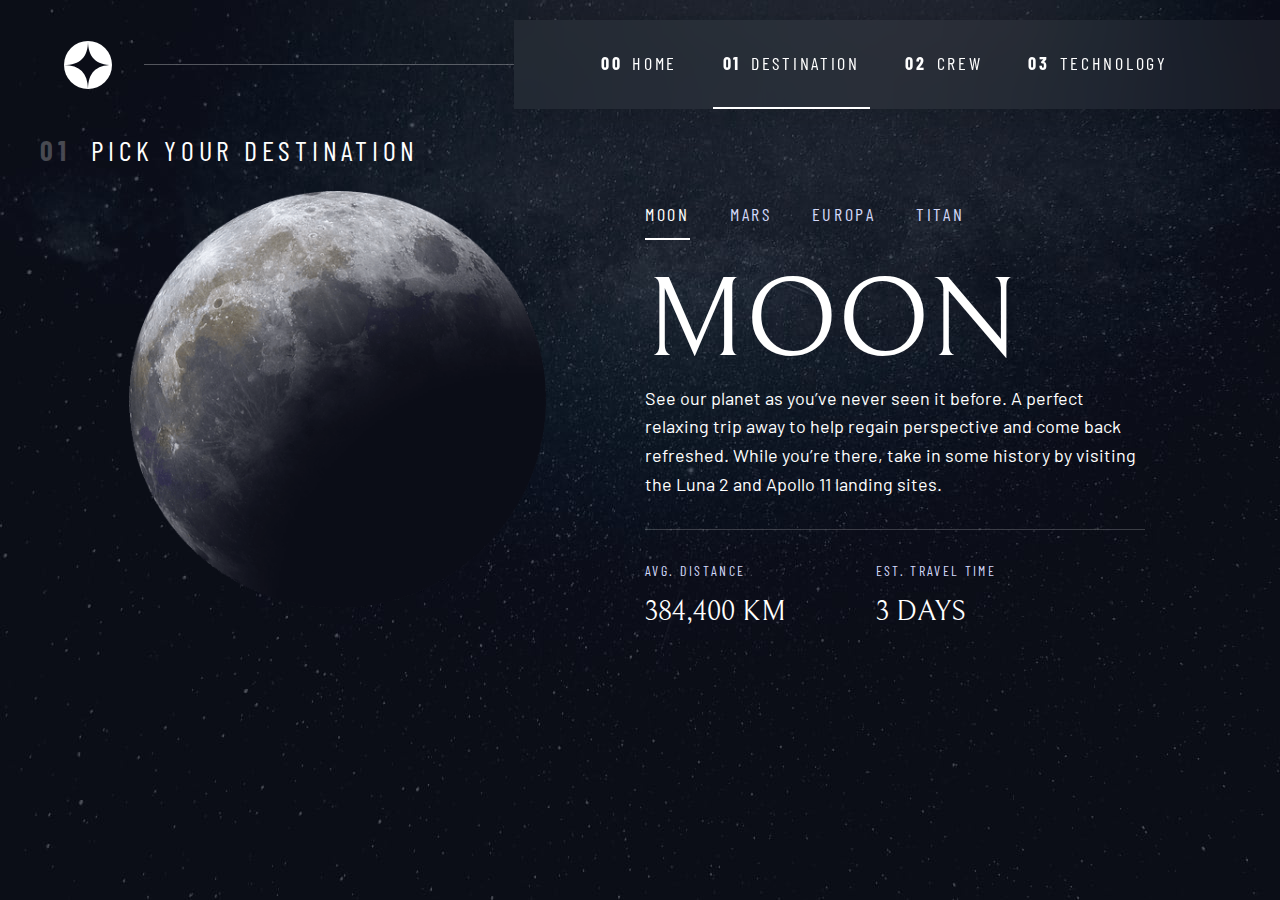
<file: keybord-navigation/destination.html>
<!DOCTYPE html>
<html lang="en">
<head>
  <meta charset="UTF-8">
  <meta name="viewport" content="width=device-width, initial-scale=1.0">
  <link rel="icon" type="image/png" sizes="32x32" href="./assets/favicon-32x32.png">
  <link rel="stylesheet" href="styles.css">
  <title>Space tourism website</title>
  <!-- <script src="script.js" defer></script> -->
  <script src="tabs.js" defer></script>
</head>

<body class="destination-body">
  <a class="skip-to-content" href="#main">Skip to content</a>

  <header class="header flex">
    <div class="header__logo-wrapper">
      <img class="header__logo" src="./assets/shared/logo.svg" alt="space tourism logo">
    </div>
    <button class="burger-btn" aria-controls="primary-navigation"><span class="sr-only" aria-expanded="false">Menu</span></button>
    <nav class="header__nav">
      <ul id="primary-navigation" class="primary-navigation underline flex">
        <li><a class="ff-bar-con txt-white let-spacing-2 uppercase" href="index.html"><span aria-hidden="true">00</span>Home</a></li>
        <li class="active"><a class="ff-bar-con txt-white let-spacing-2 uppercase" href="destination.html"><span aria-hidden="true">01</span>Destination</a></li>
        <li><a class="ff-bar-con txt-white let-spacing-2 uppercase" href="crew.html"><span aria-hidden="true">02</span>Crew</a></li>
        <li><a class="ff-bar-con txt-white let-spacing-2 uppercase" href="technology.html"><span aria-hidden="true">03</span>Technology</a></li>
      </ul>
    </nav>
  </header>
  
  <main id="main" class="destination grid-container grid-container--destination flow" style="--flow-space: 2rem; --container-gap: 1rem">
    <h2 class="sect-title" style="font-size: var(--fs-sect-title);"><span aria-hidden="true">01</span> Pick your destination</h2>

    <div class="img" role="tabimg" id="moon-img">
      <img src="./assets/destination/image-moon.png" alt="moon">
    </div>
    <div hidden class="img" role="tabimg" id="mars-img">
      <img src="./assets/destination/image-mars.png" alt="mars">
    </div>
    <div hidden class="img" role="tabimg" id="europa-img">
      <img src="./assets/destination/image-europa.png" alt="europa">
    </div>
    <div hidden class="img" role="tabimg" id="titan-img">
      <img src="./assets/destination/image-titan.png" alt="titan">
    </div>

    <div class="tab-list underline flex" role="tablist" style="justify-content:center; --gap: 4rem; align-self: start">
      <button aria-selected="true" role="tab" aria-controls="moon-tab" class="ff-bar-con txt-light let-spacing-2 uppercase" tabindex="0" data-img="moon-img">Moon</button>
      <button aria-selected="false" role="tab" aria-controls="mars-tab" class="ff-bar-con txt-light let-spacing-2 uppercase" tabindex="-1" data-img="mars-img">Mars</button>
      <button aria-selected="false" role="tab" aria-controls="europa-tab" class="ff-bar-con txt-light let-spacing-2 uppercase" tabindex="-1" data-img="europa-img">Europa</button>
      <button aria-selected="false" role="tab" aria-controls="titan-tab" class="ff-bar-con txt-light let-spacing-2 uppercase" tabindex="-1" data-img="titan-img">Titan</button>
    </div>

    <article class="destination__article" id="moon-tab" tabindex="0" role="tabpanel" style="align-self: start">
      <p class="fs-150 ff-bel uppercase">Moon</p>
      <p class="line-hei1">See our planet as you’ve never seen it before. A perfect relaxing trip away to help regain perspective and come back refreshed. While you’re there, take in some history by visiting the Luna 2 and Apollo 11 landing sites.</p>
      <div class="destination__data flex">
        <div class="destination__wrapper">
          <p class="fs-14 ff-bar-con uppercase let-spacing-3 txt-light" style="margin: 0 auto 1rem;">Avg. Distance</p>
          <p class="fs-28 ff-bel uppercase">384,400 km</p>  
        </div>
        <div class="destination__wrapper">
          <p class="fs-14 ff-bar-con uppercase let-spacing-3 txt-light" style="margin: 0 auto 1rem;">Est. travel time</p>
          <p class="fs-28 ff-bel uppercase">3 days</p> 
        </div>
      </div>  
    </article>

    <article hidden class="destination__article" id="mars-tab" tabindex="0" role="tabpanel" style="align-self: start">
      <p class="fs-150 ff-bel uppercase">Mars</p>
      <p class="line-hei1">Don’t forget to pack your hiking boots. You’ll need them to tackle Olympus Mons, the tallest planetary mountain in our solar system. It’s two and a half times the size of Everest!</p>
      <div class="destination__data flex">
        <div class="destination__wrapper">
          <p class="fs-14 ff-bar-con uppercase let-spacing-3 txt-light" style="margin: 0 auto 1rem;">Avg. Distance</p>
          <p class="fs-28 ff-bel uppercase">225 mil. km</p>  
        </div>
        <div class="destination__wrapper">
          <p class="fs-14 ff-bar-con uppercase let-spacing-3 txt-light" style="margin: 0 auto 1rem;">Est. travel time</p>
          <p class="fs-28 ff-bel uppercase">9 months</p>
        </div>
      </div>  
    </article>

    <article hidden class="destination__article" id="europa-tab" tabindex="0" role="tabpanel" style="align-self: start">
      <p class="fs-150 ff-bel uppercase">Europa</p>
      <p class="line-hei1">The smallest of the four Galilean moons orbiting Jupiter, Europa is a winter lover’s dream. With an icy surface, it’s perfect for a bit of ice skating, curling, hockey, or simple relaxation in your snug wintery cabin.</p>
      <div class="destination__data flex">
        <div class="destination__wrapper">
          <p class="fs-14 ff-bar-con uppercase let-spacing-3 txt-light" style="margin: 0 auto 1rem;">Avg. Distance</p>
          <p class="fs-28 ff-bel uppercase">628 mil. km</p>  
        </div>
        <div class="destination__wrapper">
          <p class="fs-14 ff-bar-con uppercase let-spacing-3 txt-light" style="margin: 0 auto 1rem;">Est. travel time</p>
          <p class="fs-28 ff-bel uppercase">3 years</p>
        </div>
      </div>  
    </article>

    <article hidden class="destination__article" id="titan-tab" tabindex="0" role="tabpanel" style="align-self: start">
      <p class="fs-150 ff-bel uppercase">Titan</p>
      <p class="line-hei1">The only moon known to have a dense atmosphere other than Earth, Titan is a home away from home (just a few hundred degrees colder!). As a bonus, you get striking views of the Rings of Saturn.</p>
      <div class="destination__data flex">
        <div class="destination__wrapper">
          <p class="fs-14 ff-bar-con uppercase let-spacing-3 txt-light" style="margin: 0 auto 1rem;">Avg. Distance</p>
          <p class="fs-28 ff-bel uppercase">1.6 bil. km</p>  
        </div>
        <div class="destination__wrapper">
          <p class="fs-14 ff-bar-con uppercase let-spacing-3 txt-light" style="margin: 0 auto 1rem;">Est. travel time</p>
          <p class="fs-28 ff-bel uppercase">7 years</p>
        </div>
      </div>  
    </article>

  </main>
<body>
</html>
</file>
<file: keybord-navigation/styles.css>
@import url('https://fonts.googleapis.com/css2?family=Barlow+Condensed:ital,wght@0,400;0,700;1,400&family=Barlow:ital,wght@0,400;0,700;1,400&family=Bellefair&display=swap');
/* ========================
      custom properties
======================== */
:root {
   --clr-dark: 230 35% 7%;
   --clr-light: 231 77% 90%;
   --clr-white: 0 0% 100%;

   /* font-families */
   --ff-bel: "Bellefair", serif;
   --ff-bar-con: "Barlow Condensed", sans-serif;
   --ff-bar: "Barlow", sans-serif;

   /* font-sizes */
   font-size: .625rem;
   --fs-10: 1rem;
   --fs-14: 1.4rem;
   --fs-16: 1.6rem;
   --fs-18: 1.5rem;
   --fs-28: 2.8rem;
   --fs-32: 1.6rem;
   --fs-56: 2.4rem;
   --fs-100: 5.6rem;
   --fs-150: clamp(8rem, 8vw + 1rem, 15rem);
   --fs-sect-title: 1.8rem;
}

@media (min-width: 560px) {
  :root {
    --fs-100: 8rem;
    --fs-56: 4rem;
    --fs-32: 2.4rem;
    --fs-28: 2.8rem;
    --fs-sect-title: 2.8rem;
  }
}

@media (min-width: 820px) {
  :root {
    --fs-100: 10rem;
    --fs-56: 5.6rem;
    --fs-32: 3.2rem;
    --fs-28: 2.8rem;
    --fs-16: 1.8rem;
  }
}

h1,
h2,
h3,
h4,
h5,
h6,
p {
    font-weight: 400;
}

/* =============================
      css reset settings
============================== */
*,
*::before,
*::after {
  box-sizing: border-box;
}
body,
h1,
h2,
h3,
h4,
p,
figure,
blockquote,
dl,
dd {
  margin: 0;
}
ul[role='list'],
ol[role='list'] {
  list-style: none;
}
html:focus-within {
  scroll-behavior: smooth;
}
body {
  min-height: 100vh;
  text-rendering: optimizeSpeed;
  line-height: 1.5;
  overflow-x: hidden;

  font-family: var(--ff-bar);
  font-size: 1.8rem;
  background-color: hsl( var(--clr-dark) );
  color: hsl( var(--clr-white) );

  display: grid;
  grid-template-rows: min-content 1fr;

  background-size: cover;
  background-position: bottom center;
}
a:not([class]) {
  text-decoration-skip-ink: auto;
}
img,
picture {
  max-width: 100%;
  display: block;
}
input,
button,
textarea,
select {
  font: inherit;
}
@media (prefers-reduced-motion: reduce) {
  html:focus-within {
   scroll-behavior: auto;
  }
  
  *,
  *::before,
  *::after {
    animation-duration: 0.01ms !important;
    animation-iteration-count: 1 !important;
    transition-duration: 0.01ms !important;
    scroll-behavior: auto !important;
  }
}

/* =============================
      utility classes
============================== */
.flex {
  display: flex;
  gap: var(--gap, 1.6rem);
}
.grid {
  display: grid;
  gap: var(--gap, 1.6rem);
}
.container {
  padding: 0 2em;
  max-width: 200rem;
  margin: 0 auto;
}

/* grid-container settings */
.grid-container {
  padding: 0 2em;
  display: grid;
  text-align: center;
  place-items: center;
}
.grid-container * {
  max-width: 50ch;
}
@media (min-width: 820px) {
  .grid-container {
    padding: 0;
    text-align: left;
    column-gap: var(--container-gap, 4rem);
    grid-template-columns: minmax(3rem, 1fr) repeat(2, minmax(0, 60rem)) minmax(3rem, 1fr);
  }
  .grid-container > *:first-child {
    grid-column: 2;
  }
  .grid-container > *:last-child {
    grid-column: 3;
  }
}

.flow > *:not(:first-child) {
  margin-top: var(--flow-space, 1rem);
}

.sr-only {
   position: absolute;
   width: 1px;
   height: 1px;
   padding: 0;
   margin: -1px;
   overflow: hidden;
   clip: rect(0, 0, 0, 0);
   white-space: nowrap; /* added line */
   border: 0;
 }
 .skip-to-content {
  position: absolute;
  left: 20%;
  z-index: 999;
  background: hsl( var(--clr-white) );
  color: hsl( var(--clr-dark) );
  padding: .5em 1em;
  margin-inline: auto;
  transform: translateY(-100%);
  transition: transform 250ms ease-in;
}
.skip-to-content:focus {
  transform: translateY(0);
}

 /* colors */

.bg-dark { background-color: hsl( var(--clr-dark) );}
.bg-light { background-color: hsl( var(--clr-light) );}
.bg-white { background-color: hsl( var(--clr-white) );}

.txt-dark { color: hsl( var(--clr-dark) );}
.txt-light { color: hsl( var(--clr-light) );}
.txt-white { color: hsl( var(--clr-white) );}

.bg-opacity20 { background-color: hsl( var(--clr-light) / .2 );}

/* typography */

.ff-bel { font-family: var(--ff-bel); } 
.ff-bar-con { font-family: var(--ff-bar-con); } 
.ff-bar { font-family: var(--ff-bar); } 

.let-spacing-1 { letter-spacing: 4.75px; } 
.let-spacing-2 { letter-spacing: 2.7px; } 
.let-spacing-3 { letter-spacing: 2.35px; } 

.uppercase { text-transform: uppercase; }

.fs-10 { font-size: var(--fs-10); }
.fs-14 { font-size: var(--fs-14); }
.fs-16 { font-size: var(--fs-16); }
.fs-18 { font-size: var(--fs-18); }
.fs-28 { font-size: var(--fs-28); }
.fs-32 { font-size: var(--fs-32); }
.fs-56 { font-size: var(--fs-56); }
.fs-100 { font-size: var(--fs-100); }
.fs-150 { font-size: var(--fs-150); }

.fs-32,
.fs-56,
.fs-100,
.fs-150 {
   line-height: 1.1;
}

.fw-b {
   font-weight: 700;
}

.line-hei1 {
  line-height: 1.6;
}
.line-hei2 {
  line-height: 1.4;
}
.sect-title {
  font-size: 2.8rem;
  font-family: var(--ff-bar-con);
  text-transform: uppercase;
  letter-spacing: 4.75px;
}
.sect-title > span {
  color: hsl( var(--clr-white) / .25 );
  font-weight: 700;
  margin-right: 1rem;
}

/* =====================
      components
===================== */

/* large-button */
.large-button {
  font-size: 3rem;
  display: inline-grid;
  place-items: center;
  padding: 0 2em;
  aspect-ratio: 1;
  text-decoration: none;
  border-radius: 50%;
  position: relative;
  z-index: 1;
  outline: none;
}
.large-button::after {
  content: '';
  background: hsl( var(--clr-white) / .15 );
  position: absolute;
  z-index: -1;
  width: 100%;
  height: 100%;
  border-radius: 50%;
  opacity: 0;
  transition: opacity 500ms linear, transform 750ms ease-in-out;
}
.large-button:hover::after,
.large-button:focus::after {
  opacity: 1;
  transform: scale(1.5);
}
/* end of large-button */

.tab-list > button {
  background: none;
}

.primary-navigation {
  --gap: 2vw;
  list-style: none;
  padding: 0 8vw 0 6vw;
  margin: 0;
  --underline-gap: 3rem;
  background: hsl( var(--clr-dark) / .95 );
  box-shadow: 0 4px 30px rgba(0, 0, 0, 0.1);
  backdrop-filter: blur(2rem);
  -webkit-backdrop-filter: blur(2rem);
}
@supports (backdrop-filter: blur(1rem)) {
  .primary-navigation {
      background: hsl( var(--clr-white) / .05);
      backdrop-filter: blur(2rem);
      -webkit-backdrop-filter: blur(2rem);
  }
}

.primary-navigation a {
  text-decoration: none;
  padding: 0 1rem;
}
.primary-navigation span {
  font-weight: 700;
  margin-right: 1rem;
}

.underline > * {
  padding: var(--underline-gap, 1rem) 0;
  border: 0;
  border-bottom: .2rem solid hsl( var(--clr-light) / 0 );
  cursor: pointer;
}
.underline > *:hover,
.underline > *:focus {
  border-color: hsl( var(--clr-white) / .5 );
}
.underline > .active,
.underline > [aria-selected="true"] {
  color: hsl( var(--clr-white) );
  border-color: hsl( var(--clr-white) );
}

.header {
  margin: 2rem 0 0;
  width: 100%;
  align-items: center;
  justify-content: space-between;
  position: relative;
}
.header__logo {
  margin: 2rem clamp(3.5rem, 5vw, 6.5rem);
}
@media (min-width: 820px) {
    
  .header::after {
    content: '';
    display: block;
    position: relative;
    height: 1px;
    width: 100%;
    margin-right: -5rem;
    background: hsl( var(--clr-white) / .3);
    order: 1;
  }
  nav {
    order: 2;
  }
}

.burger-btn {
  display: none;
}

@media (max-width: 560px) {
  .primary-navigation {
    list-style: none;
    padding: min(30rem, 15vh) 4rem;
    margin: 0;
    flex-direction: column;
    position: fixed;
    inset: 0 0 0 30%;
    z-index: 100;
    --underline-gap: 1.5rem;
    transform: translateX(100%);
    transition: transform 500ms ease-in-out;
  }
  .primary-navigation[data-visible="true"] {
    transform: translateX(0);
  }

  .primary-navigation.underline > * {
    border: 0;
  }

  .burger-btn {
    display: block;
    position: absolute;
    z-index: 200;
    right: 3rem;
    top: 3rem;
    background: transparent;
    border: 0;
    background-image: url(./assets/shared/icon-hamburger.svg);
    width: 4rem;
    aspect-ratio: 1;
    background-repeat: no-repeat;
  }
  .burger-btn[aria-expanded="true"] {
    background-image: url(./assets/shared/icon-close.svg);
  }
  .burger-btn:focus-visible {
    outline: 5px solid white;
    outline-offset: 5px;
  }
}

@media (min-width: 560px) and (max-width: 820px) {
  .primary-navigation {
    padding-inline: 4vw;
  }
  .primary-navigation a > span {
    display: none;
  }
  .header {
    margin-bottom: 2rem;
    margin-top: 0;
  }
}

/* slider buttons */
.dot-indicators > * {
  border-radius: 50%;
  aspect-ratio: 1;
  border: 0;
  background-color: hsl( var(--clr-white) / .2 );
  cursor: pointer;
}
.dot-indicators > *:hover,
.dot-indicators > *:focus {
  background-color: hsl( var(--clr-white) / .5 );
}
.dot-indicators > [aria-selected="true"] {
  background-color: hsl( var(--clr-white) );
}

.nmbr-mod > * {
  padding: 0 .8em;
  display: block;
  background: hsl( var(--clr-dark) );
  border: 1px solid hsl( var(--clr-white) / .3 );
}
.nmbr-mod > *:hover,
.nmbr-mod > *:focus {
  border: 1px solid hsl( var(--clr-white) / .9 );
  background: hsl( var(--clr-dark) );
}
.nmbr-mod > [aria-selected="true"] {
  color: hsl( var(--clr-dark) );
  background: hsl( var(--clr-white) );
}

/* =====================
    pages specific
===================== */

/* home page */
.space {
  margin-bottom: 7rem;
  align-items: end;
}
.home {
  background-image: url(./assets/home/background-home-mobile.jpg);
  background-size: cover;
  background-position: top right;
}
@media (min-width: 560px) {
  .home {
    background-image: url(./assets/home/background-home-tablet.jpg);
  }
}
@media (min-width: 820px) {
  .home {
    background-image: url(./assets/home/background-home-desktop.jpg);
  }
}

/* destination page */

.destination-body {
  background-image: url(./assets/destination/background-destination-mobile.jpg);
  background-size: cover;
  background-position: top left;
}
.destination {
  margin-bottom: 7rem;
  align-items: end;
}
.grid-container--destination {
  grid-template-areas: 
  'title'
  'img'
  'tabs'
  'article';
}
.grid-container--destination > .sect-title {
  width: 100%;
  grid-area: title;
}
.grid-container--destination > .img {
  width: 60%;
  grid-area: img;
}
.grid-container--destination > .tab-list {
  grid-area: tabs;
}
.grid-container--destination > .destination__article {
  grid-area: article;
}

.destination__article > .line-hei1 {
  padding-bottom: 3rem;
  margin-bottom: 3rem;
  border-bottom: 1px solid hsl( var(--clr-white) / .2);
}
.destination__data {
  flex-direction: column;
  --gap: 3rem;
}

/* crew page */

.crew-body {
  background-image: url(./assets/crew/background-crew-mobile.jpg);
}
@media (min-width: 35rem) {
  .crew-body {
      background-position: center center;
      background-image: url(./assets/crew/background-crew-tablet.jpg);
  }
}
@media (min-width: 45rem) {
  .crew-body {
      background-image: url(./assets/crew/background-crew-desktop.jpg);
  }
} 

.grid-container--crew {
  --flow-space: 2rem;
  grid-template-areas: 
      'title'
      'img'
      'tabs'
      'article';
  margin-bottom: 4rem;
}
.grid-container--crew > .img {
  grid-area: img;
  max-width: 60%;
  border-bottom: 1px solid hsl( var(--clr-white) / .2);
}
.grid-container--crew > .dot-indicators {
  grid-area: tabs;
}
.grid-container--crew > .crew__article {
  grid-area: article;

}

/* technology page */

.technology-body {
  background-image: url(./assets/technology/background-technology-mobile.jpg);
}
@media (min-width: 35rem) {
  .technology-body {
      background-position: center center;
      background-image: url(./assets/technology/background-technology-tablet.jpg);
  }
}
@media (min-width: 45rem) {
  .technology-body {
      background-image: url(./assets/technology/background-technology-desktop.jpg);
  }
} 

.grid-container--technology {
  display: grid;
  --flow-space: 2rem;
  grid-template-areas: 
      'title'
      'img'
      'tabs'
      'article';
  margin-bottom: 4rem;
  justify-items: center;
  text-align: center;
}
.grid-container--technology > .img {
  grid-area: img;
  width: 100vw;
}
.grid-container--technology > .sect-title {
  grid-area: title;
}
.grid-container--technology > .dot-indicators {
  grid-area: tabs;
}
.grid-container--technology > .technology__article {
  grid-area: article;
  margin-top: 3rem;
  display: flex;
  flex-direction: column;
  align-items: flex-start;
}
@media(max-width: 820px) {
  .technology__article * {
    margin: 0 auto;
  }
}
.technology__article > * {
  max-width: 50ch;
}
.img--tech-big {
  height: 330px;
}
.img--tech-big img {
  height: 100%;
  object-fit: cover;
  object-position: bottom center;
}
.img--tech-capsule img {
  object-position: center center;
}

.img > img {
  width: 100%;
}

/*_______ layout media queries ________*/

@media (min-width: 560px) {
  /* destination page queries */
  .destination-body {
    background-image: url(./assets/destination/background-destination-tablet.jpg);
  }
  .destination > .sect-title,
  .crew > .sect-title {
    text-align: left;
    justify-self: left;
  }
  .destination__data {
    flex-direction: row;
    justify-content: space-evenly;
  }

  /* crew page queries */
  .grid-container--crew {
    --flow-space: 3rem;
    grid-template-areas: 
        'title'
        'article'
        'tabs'
        'img';
    margin-bottom: 0;
  }
}

@media (min-width: 820px) {
  /* destination page queries */
  .destination-body {
    background-image: url(./assets/destination/background-destination-desktop.jpg);
  }
  .destination__content {
    text-align: left;
    align-items: flex-start;
  }
  .destination__data {
    justify-content: flex-start;
    --gap: 7vw;
  }
  .grid-container--destination {
    margin-top: 2rem;
    grid-template-areas: 
        '. title title .'
        '. img tabs .'
        '. img article .';
    justify-items: start;
    align-content: start;
  }
  .grid-container--destination > .img {
    width: 70%;
    align-self: start;
    justify-self: center;
  }

  /* crew page queries */

  .grid-container--crew {
    align-content: start;
    grid-template-columns: minmax(3rem, 1fr) minmax(0, 70rem) minmax(0, 50rem) minmax(1rem, 3fr);
    justify-items: start;
    grid-template-areas: 
        '. title title .'
        '. article img .'
        '. tabs img .';
  }
  .grid-container--crew > .img {
      grid-column: span 2;
      align-self: end; 
      max-width: 60%;
  }
  .grid-container--crew * {
    max-width: 100%;
  }
  .img--crew > img {
    height: 385px;
    object-fit: cover;
  }

  /* technology page queries */

  .grid-container--technology {
    align-content: start;
    grid-template-columns: minmax(3rem, 1fr) minmax(10rem, 20rem) minmax(40rem, 70rem) minmax(30rem, 1fr);
    justify-items: end;
    justify-content: flex-end;
    grid-template-areas: 
        '. title title .'
        '. tabs article img'
  }
  .img--tech-small {
    display: none;
  }
  .img--tech-big {
    display: block;
    max-width: 29vw;
    object-fit: cover;
    justify-self: end;
    height: 100%;
  }
  .grid-container--technology > .dot-indicators {
    flex-direction: column;
    align-self: center;
    justify-self: center;
  }
  .nmbr-mod * {
    height: 7rem;
    width: 7rem;
    padding: 0;
  }
  .technology__article {
    text-align: left;
    width: 100%;
    align-self: center;
  }
}
</file>
